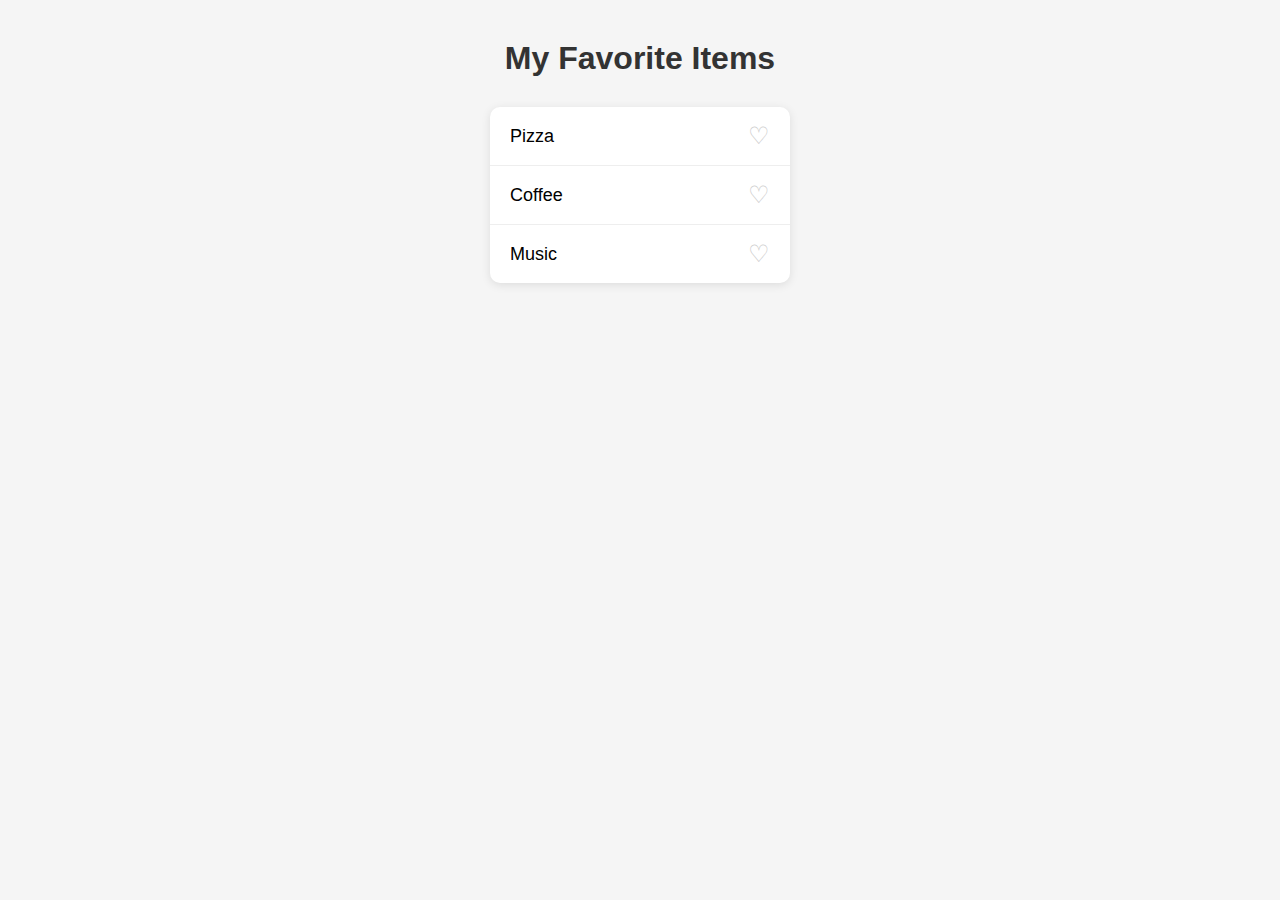
<file: DOM Assignment 1/index.html>
<!DOCTYPE html>
<html lang="en">
<head>
    <meta charset="UTF-8">
    <meta name="viewport" content="width=device-width, initial-scale=1.0">
    <title>Favorite Icon Toggler</title>
    <link rel="stylesheet" href="style.css">
</head>
<body>
    <h1>My Favorite Items</h1>
    
    <ul class="item-list">
        <li>
            Pizza
            <button class="favorite-icon">&#9825;</button>
        </li>
        <li>
            Coffee
            <button class="favorite-icon">&#9825;</button>
        </li>
        <li>
            Music
            <button class="favorite-icon">&#9825;</button>
        </li>
    </ul>

    <script src="script.js"></script>
</body>
</html>
</file>
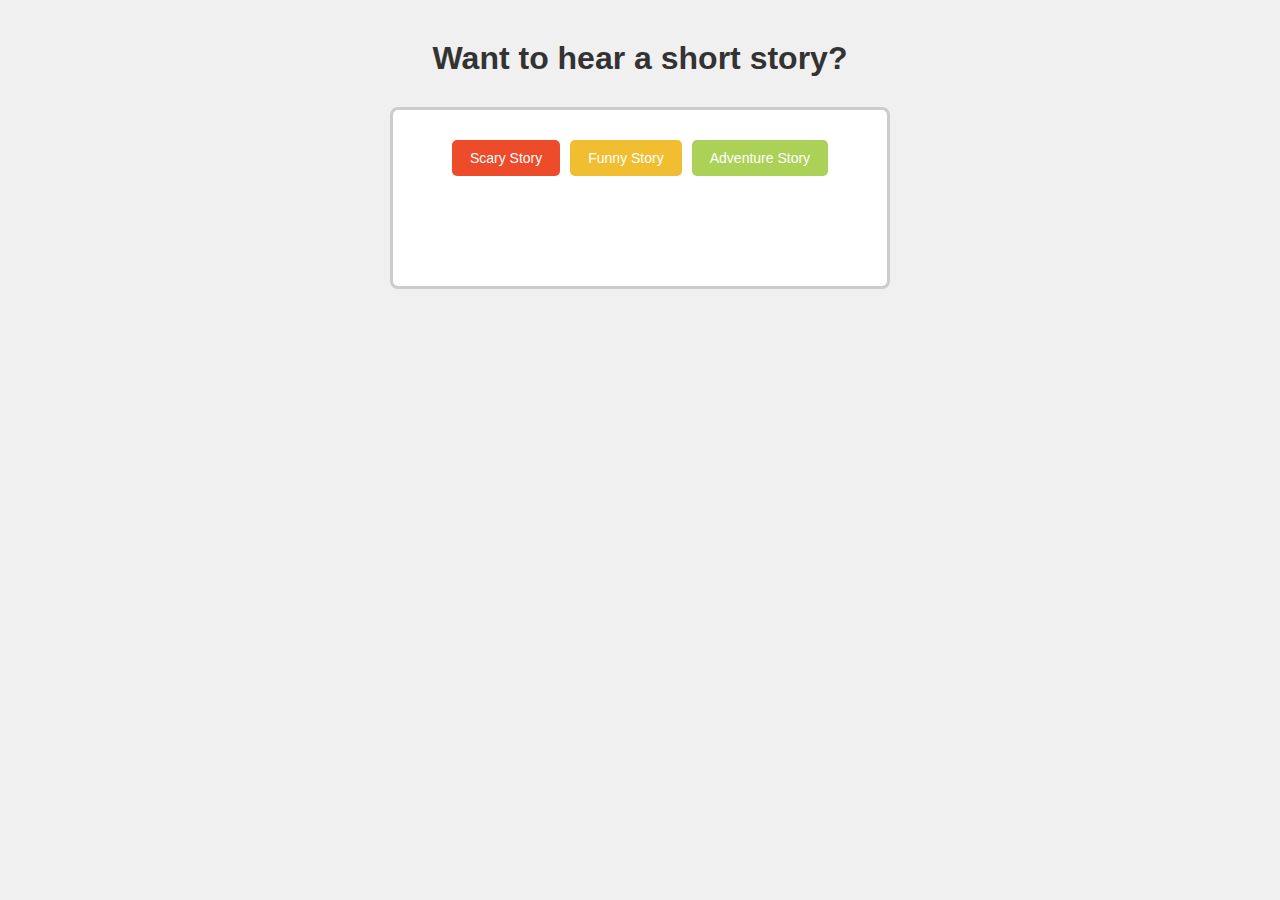
<file: DOM Assignment 2/index.html>
<!DOCTYPE html>
<html lang="en">
<head>
    <meta charset="UTF-8">
    <meta name="viewport" content="width=device-width, initial-scale=1.0">
    <title>Story Telling App</title>
    <link rel="stylesheet" href="style.css">
</head>
<body>
    <h1>Want to hear a short story?</h1>

    <main class="story-container">
        <div class="btn-container">
            <button class="btn" id="scary-btn">Scary Story</button>
            <button class="btn" id="funny-btn">Funny Story</button>
            <button class="btn" id="adventure-btn">Adventure Story</button>
        </div>
        <p id="result"></p>
    </main>

    <script src="script.js"></script>
</body>
</html>
</file>
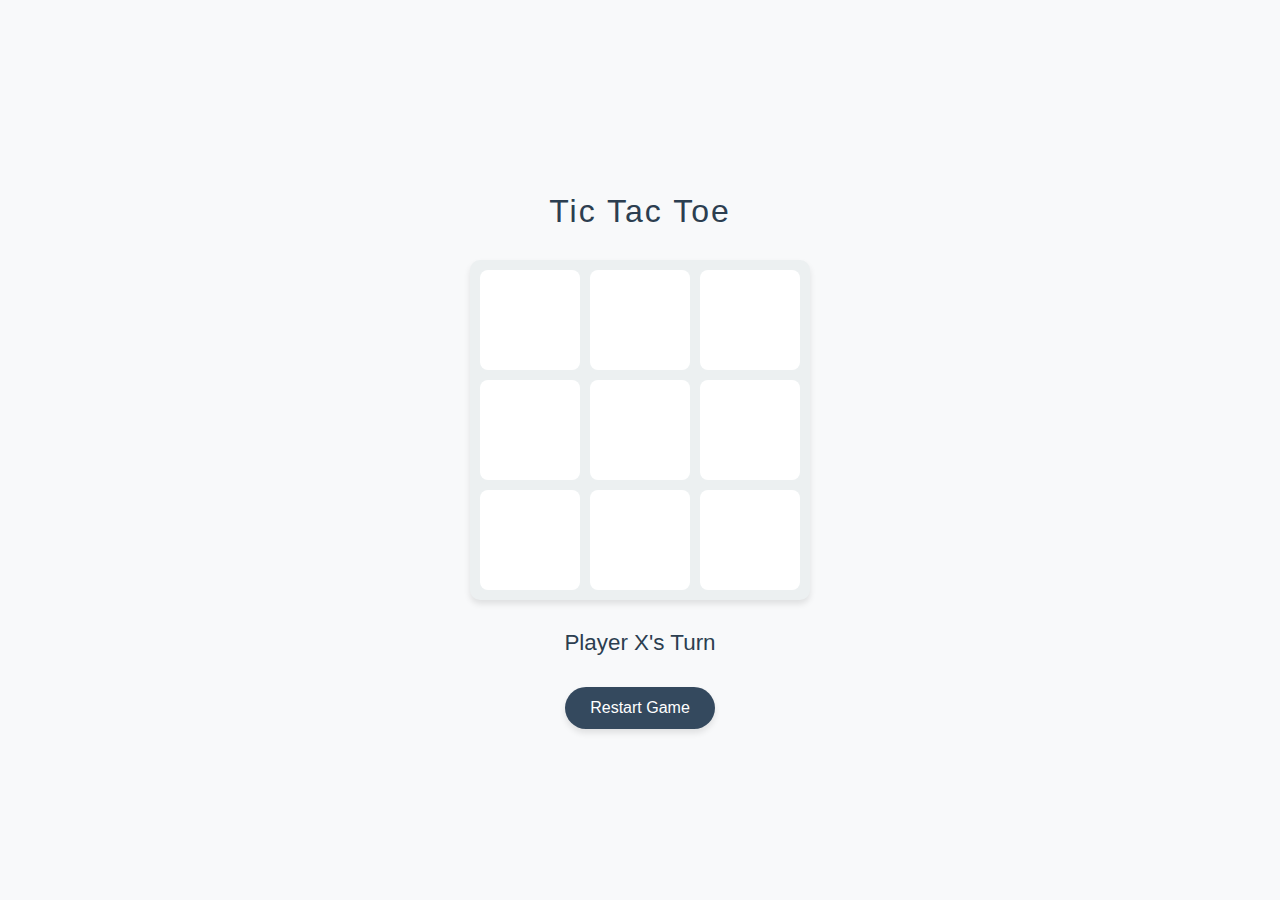
<file: Tic tac Game/index.html>
<!DOCTYPE html>
<html lang="en">
<head>
    <meta charset="UTF-8">
    <meta name="viewport" content="width=device-width, initial-scale=1.0">
    <title>Simple Tic Tac Toe</title>
    <style>
        :root {
            --primary-color: #3498db;
            --secondary-color: #e74c3c;
            --bg-color: #f8f9fa;
            --board-bg: #ecf0f1;
            --cell-bg: #ffffff;
            --text-color: #2c3e50;
            --shadow: 0 4px 6px rgba(0, 0, 0, 0.1);
        }

        body {
            font-family: 'Segoe UI', Tahoma, Geneva, Verdana, sans-serif;
            display: flex;
            flex-direction: column;
            align-items: center;
            justify-content: center;
            height: 100vh;
            margin: 0;
            background-color: var(--bg-color);
            color: var(--text-color);
        }

        h1 {
            margin-bottom: 30px;
            font-weight: 300;
            letter-spacing: 2px;
        }

        .game-board {
            display: grid;
            grid-template-columns: repeat(3, 100px);
            grid-template-rows: repeat(3, 100px);
            gap: 10px;
            background-color: var(--board-bg);
            padding: 10px;
            border-radius: 10px;
            box-shadow: var(--shadow);
        }

        .cell {
            width: 100px;
            height: 100px;
            background-color: var(--cell-bg);
            display: flex;
            align-items: center;
            justify-content: center;
            font-size: 2.5rem;
            cursor: pointer;
            border-radius: 8px;
            transition: all 0.2s ease;
        }

        .cell:hover {
            background-color: #f1f1f1;
            transform: scale(1.02);
        }

        /* Specific styles for X and O */
        .cell.x {
            color: var(--primary-color);
        }

        .cell.o {
            color: var(--secondary-color);
        }

        /* Highlight for winning cells */
        .cell.winner {
            background-color: #2ecc71;
            color: white;
            animation: pulse 1s infinite alternate;
        }

        @keyframes pulse {
            from { transform: scale(1); }
            to { transform: scale(1.05); }
        }

        .status {
            margin-top: 30px;
            font-size: 1.4rem;
            min-height: 2rem;
            transition: all 0.3s ease;
        }

        .reset-btn {
            margin-top: 25px;
            padding: 12px 25px;
            font-size: 1rem;
            cursor: pointer;
            background-color: #34495e;
            color: white;
            border: none;
            border-radius: 25px;
            box-shadow: var(--shadow);
            transition: background-color 0.2s, transform 0.1s;
        }

        .reset-btn:hover {
            background-color: #2c3e50;
            transform: translateY(-2px);
        }

        .reset-btn:active {
            transform: translateY(0);
        }
    </style>
</head>
<body>

    <h1>Tic Tac Toe</h1>

    <div class="game-board" id="board">
        <div class="cell" data-index="0"></div>
        <div class="cell" data-index="1"></div>
        <div class="cell" data-index="2"></div>
        <div class="cell" data-index="3"></div>
        <div class="cell" data-index="4"></div>
        <div class="cell" data-index="5"></div>
        <div class="cell" data-index="6"></div>
        <div class="cell" data-index="7"></div>
        <div class="cell" data-index="8"></div>
    </div>

    <div class="status" id="status">Player X's Turn</div>

    <button class="reset-btn" id="resetBtn">Restart Game</button>

    <script src="script.js"></script>
</body>
</html>
</file>
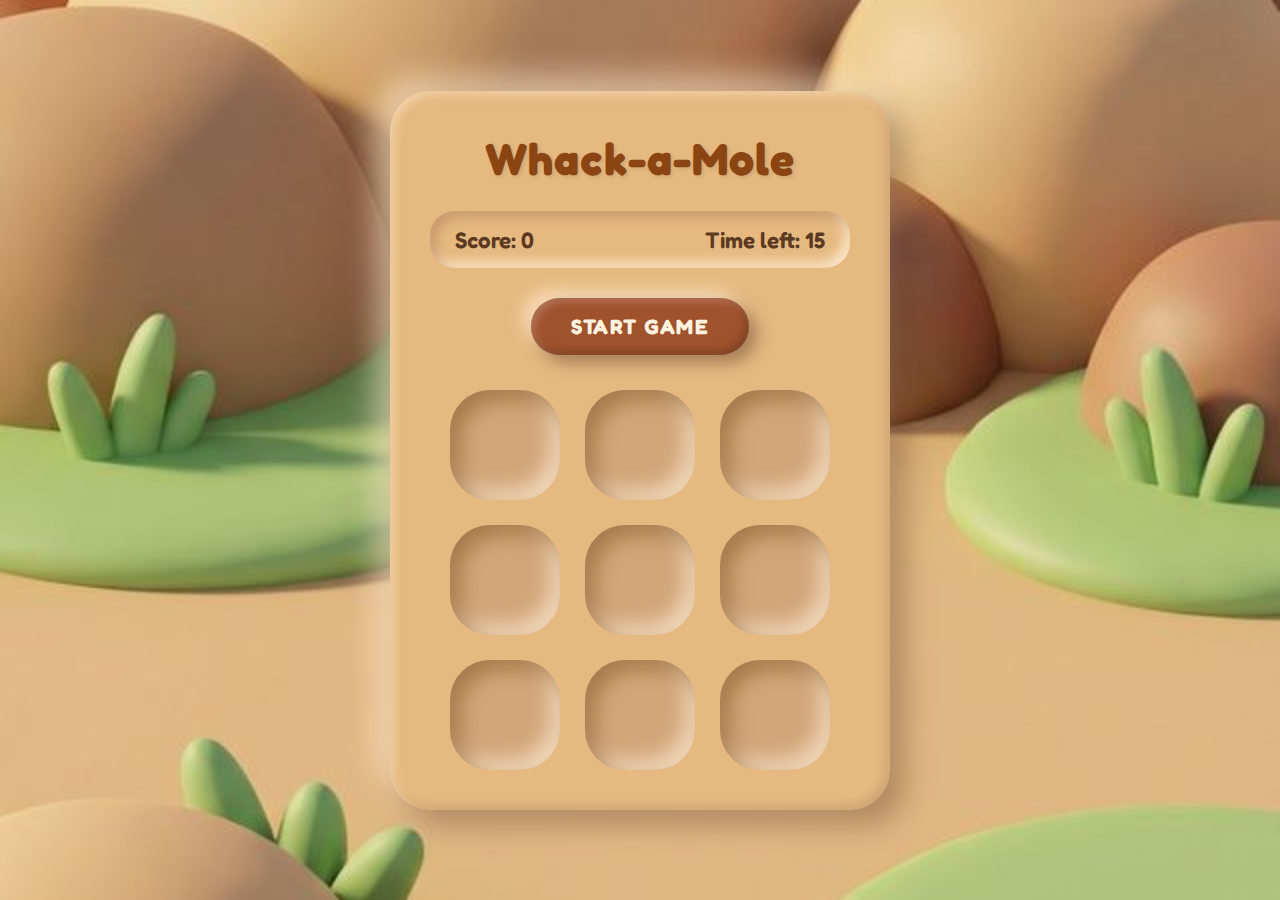
<file: Whack a mole Game/index.html>
<!DOCTYPE html>
<html lang="en">
<head>
    <meta charset="UTF-8">
    <meta name="viewport" content="width=device-width, initial-scale=1.0">
    <title>Whack-a-Mole</title>
    <link rel="stylesheet" href="style.css">
</head>
<body>
    <div class="container">
        <h1>Whack-a-Mole</h1>
        <div class="game-info">
            <div class="score-display">Score: <span id="score">0</span></div>
            <div class="time-display">Time left: <span id="time">15</span></div>
        </div>
        <button id="start-btn">Start Game</button>
        <div class="grid">
            <div class="hole" id="hole1"><div class="mole"><div class="mole-nose"></div></div></div>
            <div class="hole" id="hole2"><div class="mole"><div class="mole-nose"></div></div></div>
            <div class="hole" id="hole3"><div class="mole"><div class="mole-nose"></div></div></div>
            <div class="hole" id="hole4"><div class="mole"><div class="mole-nose"></div></div></div>
            <div class="hole" id="hole5"><div class="mole"><div class="mole-nose"></div></div></div>
            <div class="hole" id="hole6"><div class="mole"><div class="mole-nose"></div></div></div>
            <div class="hole" id="hole7"><div class="mole"><div class="mole-nose"></div></div></div>
            <div class="hole" id="hole8"><div class="mole"><div class="mole-nose"></div></div></div>
            <div class="hole" id="hole9"><div class="mole"><div class="mole-nose"></div></div></div>
        </div>

        <!-- Game Over Popup -->
        <div class="popup-overlay" id="popup">
            <div class="popup-content">
                <h2>Game Over!</h2>
                <p>Your Score: <span id="final-score">0</span></p>
                <button id="play-again-btn">Play Again</button>
            </div>
        </div>
    </div>
    <script src="script.js"></script>
</body>
</html>
</file>
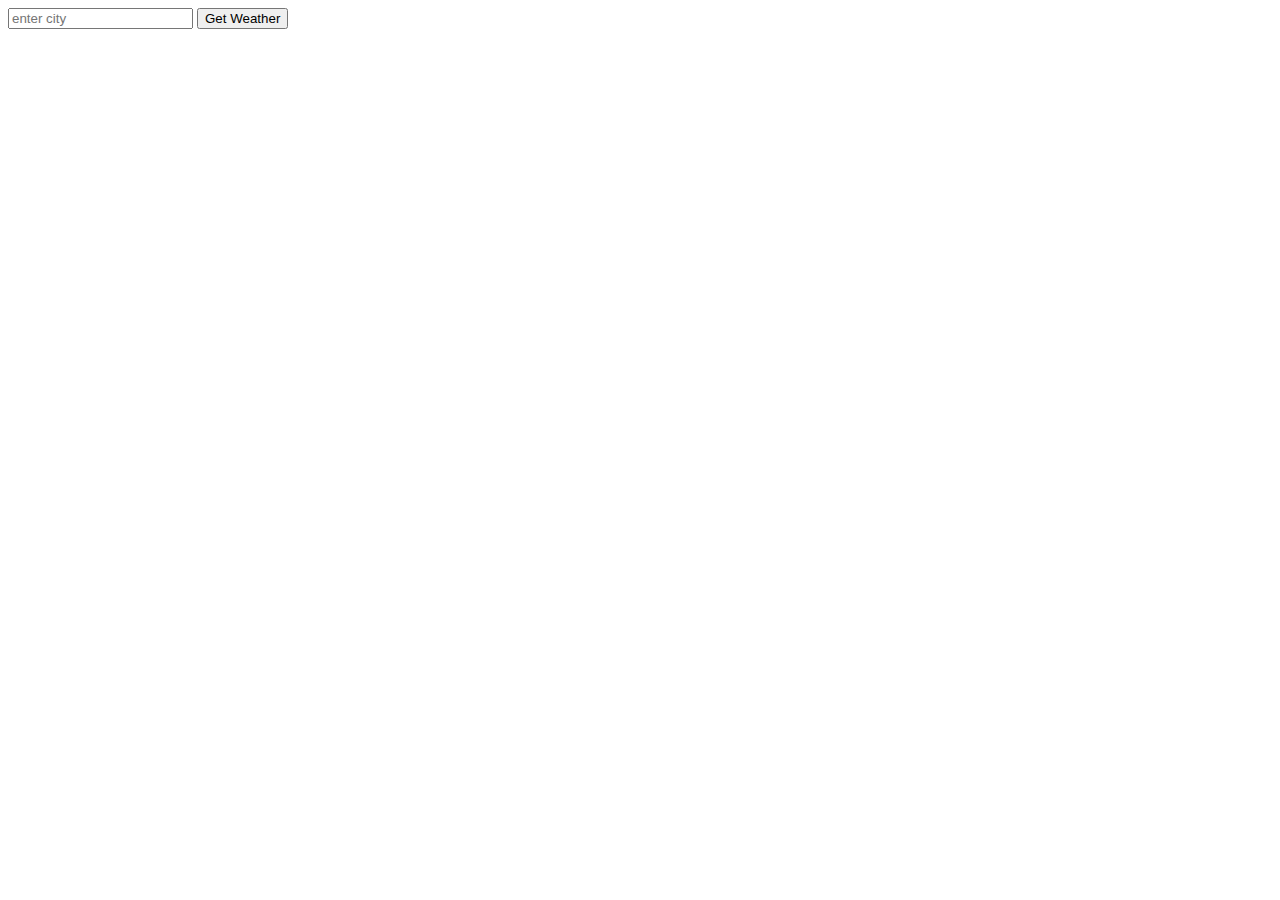
<file: Activity1/weather.html>
<!DOCTYPE html>
<html>
<head>
    <title>Weather App</title>
</head>
<body>
    <input type="text" id="cityinput" placeholder="enter city">
    <button onclick="getWeather()">Get Weather</button>
    <p id="result"></p>

    <script>
        async function getWeather() {
            const city = document.getElementById('cityinput').value;
            const result = document.getElementById('result');

            try {
                const geoUrl = `https://geocoding-api.open-meteo.com/v1/search?name=${city}`;
                const geoResponse = await fetch(geoUrl);
                const geoData = await geoResponse.json();

                if (!geoData.results || geoData.results.length === 0) {
                    result.textContent = 'City not found!';
                    return;
                }

               const {lat, lon, name: cityName, country } = geoData.results[0];

                const temp = weatherData.current.temperature_2m;
                result.innerHTML = `Current temperature in ${city}: ${temp}°C`;  
            } catch (error) {
                result.textContent = 'Error fetching weather!';
                console.error(error);
            }
        }
    </script>
</body>
</html>
</file>
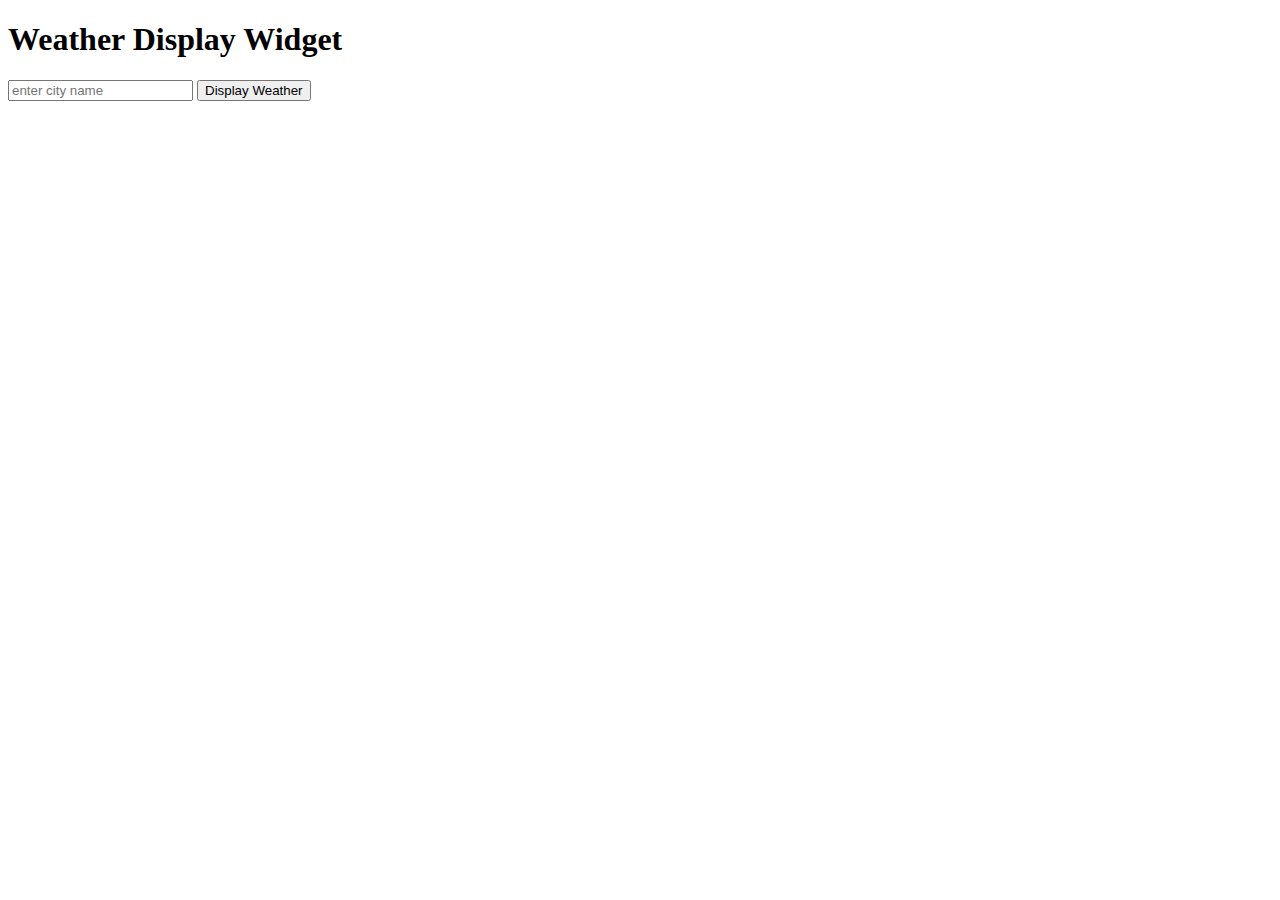
<file: Activity1/widget.html>
<!DOCTYPE html>
<html>
<head>
    <title>Weather Display Widget</title>
</head>
<body>
    <h1>Weather Display Widget</h1>
    
    <input type="text" id="city" placeholder="enter city name">
    <button onclick="displayWeather()">Display Weather</button>
    
    <div id="widget"></div>

    <script>
        async function displayWeather() {
            const city = document.getElementById('city').value;
            const widget = document.getElementById('widget');
            
            const geoResponse = await fetch('https://geocoding-api.open-meteo.com/v1/search?name=' + city);
            const geoData = await geoResponse.json();
            
            if (!geoData.results) {
                widget.innerHTML = 'City not found!';
                return;
            }
            
            const lat = geoData.results[0].latitude;
            const lon = geoData.results[0].longitude;
            const cityName = geoData.results[0].name;
            const country = geoData.results[0].country;
            
            const weatherResponse = await fetch('https://api.open-meteo.com/v1/forecast?latitude=' + lat + '&longitude=' + lon + '&current=temperature_2m,relative_humidity_2m,wind_speed_10m');
            const weatherData = await weatherResponse.json();
            
            const temp = weatherData.current.temperature_2m;
            const humidity = weatherData.current.relative_humidity_2m;
            const wind = weatherData.current.wind_speed_10m;
            
            // Widget style display
            widget.innerHTML = 
                '<table border="1">' +
                '<tr><th colspan="2">' + cityName + ', ' + country + '</th></tr>' +
                '<tr><td>Temperature</td><td>' + temp + '°C</td></tr>' +
                '<tr><td>Humidity</td><td>' + humidity + '%</td></tr>' +
                '<tr><td>Wind Speed</td><td>' + wind + ' km/h</td></tr>' +
                '</table>';
        }
    </script>
</body>
</html>
</file>
<file: DOM Assignment 1/style.css>
* {
  margin: 0;
  padding: 0;
  box-sizing: border-box;
}

body {
  font-family: Arial, sans-serif;
  background-color: #f5f5f5;
  padding: 40px;
}

h1 {
  text-align: center;
  margin-bottom: 30px;
  color: #333;
}

.item-list {
  list-style: none;
  max-width: 300px;
  margin: 0 auto;
  background: #fff;
  border-radius: 10px;
  box-shadow: 0 2px 10px rgba(0, 0, 0, 0.1);
  overflow: hidden;
}

.item-list li {
  display: flex;
  justify-content: space-between;
  align-items: center;
  padding: 15px 20px;
  border-bottom: 1px solid #eee;
  font-size: 18px;
}

.item-list li:last-child {
  border-bottom: none;
}

.favorite-icon {
  background: none;
  border: none;
  font-size: 24px;
  cursor: pointer;
  color: #ccc;
  transition:
    transform 0.2s,
    color 0.2s;
}

.favorite-icon:hover {
  transform: scale(1.2);
}

/* Filled class styles */
.filled {
  color: #e74c3c;
}
</file>
<file: DOM Assignment 2/style.css>
* {
    margin: 0;
    padding: 0;
    box-sizing: border-box;
}

body {
    font-family: Arial, sans-serif;
    background-color: #f0f0f0;
    padding: 40px;
    text-align: center;
}

h1 {
    color: #333;
    margin-bottom: 30px;
}

.story-container {
    max-width: 500px;
    margin: 0 auto;
    background: #fff;
    padding: 30px;
    border-radius: 8px;
    border: 3px solid #ccc;
    transition: border-color 0.3s;
}

.btn-container {
    display: flex;
    justify-content: center;
    gap: 10px;
    margin-bottom: 20px;
}

.btn {
    padding: 10px 18px;
    font-size: 14px;
    cursor: pointer;
    border: none;
    border-radius: 5px;
    color: #fff;
}

#scary-btn {
    background-color: #ee4b2b;
}

#funny-btn {
    background-color: #f1be32;
}

#adventure-btn {
    background-color: #acd157;
}

.btn:hover {
    opacity: 0.8;
}

#result {
    font-size: 16px;
    line-height: 1.6;
    color: #444;
    text-align: left;
    min-height: 60px;
}
</file>
<file: Whack a mole Game/style.css>
@import url('https://fonts.googleapis.com/css2?family=Fredoka:wght@400;600;700&display=swap');

* {
    box-sizing: border-box;
    margin: 0;
    padding: 0;
}

body {
    font-family: 'Fredoka', sans-serif;
    background-color: #d4a373; /* Fallback color */
    background-image: url('bg.png');
    background-size: cover;
    background-position: center;
    background-repeat: no-repeat;
    min-height: 100vh;
    display: flex;
    justify-content: center;
    align-items: center;
    color: #4a3b32; /* Deep brown text */
    overflow: hidden;
}

.container {
    background-color: #e6b981; /* Lighter wood base */
    padding: 40px;
    border-radius: 40px;
    /* Claymorphism shadows adapted for wood tones */
    box-shadow: 
        15px 15px 30px rgba(105, 68, 46, 0.4),
        -15px -15px 30px rgba(255, 235, 205, 0.6),
        inset 4px 4px 10px rgba(255, 235, 205, 0.5),
        inset -4px -4px 10px rgba(105, 68, 46, 0.2);
    text-align: center;
    max-width: 500px;
    width: 100%;
}

h1 {
    font-size: 2.8rem;
    margin-bottom: 25px;
    color: #8b4513; /* Saddle brown header */
    font-weight: 700;
    letter-spacing: 1px;
    text-shadow: 2px 2px 4px rgba(0,0,0,0.1);
}

.game-info {
    display: flex;
    justify-content: space-between;
    font-size: 1.4rem;
    font-weight: 600;
    margin-bottom: 30px;
    background-color: #e6b981;
    padding: 15px 25px;
    border-radius: 25px;
    box-shadow: 
        inset 6px 6px 12px rgba(160, 105, 75, 0.4),
        inset -6px -6px 12px rgba(255, 240, 215, 0.8);
    color: #5c3a21;
}

#start-btn, #play-again-btn {
    background-color: #a0522d; /* Sienna wood color for button */
    border: none;
    padding: 16px 40px;
    font-size: 1.3rem;
    font-weight: 700;
    color: #fff3e0;
    border-radius: 30px;
    cursor: pointer;
    transition: all 0.2s ease;
    margin-bottom: 35px;
    font-family: inherit;
    text-transform: uppercase;
    letter-spacing: 1.5px;
    box-shadow: 
        8px 8px 16px rgba(105, 68, 46, 0.5),
        -8px -8px 16px rgba(255, 235, 205, 0.7),
        inset 4px 4px 8px rgba(255, 255, 255, 0.2),
        inset -4px -4px 8px rgba(0, 0, 0, 0.2);
}

#start-btn:hover, #play-again-btn:hover {
    transform: translateY(-2px);
    box-shadow: 
        10px 10px 20px rgba(105, 68, 46, 0.5),
        -10px -10px 20px rgba(255, 235, 205, 0.7),
        inset 5px 5px 10px rgba(255, 255, 255, 0.3),
        inset -5px -5px 10px rgba(0, 0, 0, 0.2);
}

#start-btn:active, #play-again-btn:active {
    transform: translateY(2px);
    box-shadow: 
        3px 3px 6px rgba(105, 68, 46, 0.5),
        -3px -3px 6px rgba(255, 235, 205, 0.7),
        inset 4px 4px 8px rgba(0, 0, 0, 0.2),
        inset -4px -4px 8px rgba(255, 255, 255, 0.3);
}

#start-btn:disabled {
    background-color: #c4a484;
    cursor: not-allowed;
    transform: none;
    color: #8b7355;
    box-shadow: 
        inset 6px 6px 12px rgba(139, 115, 85, 0.3),
        inset -6px -6px 12px rgba(255, 245, 230, 0.5);
}

.grid {
    display: grid;
    grid-template-columns: repeat(3, 1fr);
    gap: 25px;
    margin: 0 auto;
    width: fit-content;
}

.hole {
    width: 110px;
    height: 110px;
    background-color: #d2a679; /* Hole background */
    border-radius: 40px; 
    position: relative;
    overflow: hidden;
    box-shadow: 
        inset 10px 10px 20px rgba(139, 90, 43, 0.6),
        inset -10px -10px 20px rgba(255, 240, 215, 0.7);
}

.mole {
    width: 86px;
    height: 86px;
    background-color: #5c3a21; /* Dark chocolate brown mole */
    border-radius: 35px 35px 15px 15px; 
    position: absolute;
    bottom: -90px;
    left: 12px;
    transition: bottom 0.3s ease-out;
    cursor: pointer;
    /* 3D clay look for the mole */
    box-shadow: 
        inset 6px 6px 12px rgba(255, 255, 255, 0.3),
        inset -6px -6px 12px rgba(0, 0, 0, 0.2),
        4px 4px 8px rgba(0, 0, 0, 0.15);
}

/* Eyes */
.mole::before, .mole::after {
    content: '';
    position: absolute;
    width: 12px;
    height: 12px;
    background-color: #2d3748;
    border-radius: 50%;
    top: 26px;
    box-shadow: inset 2px 2px 4px rgba(0,0,0,0.6);
}

.mole::before {
    left: 20px;
}

.mole::after {
    right: 20px;
}

/* Nose */
.mole-nose {
    position: absolute;
    width: 20px;
    height: 14px;
    background-color: #ff8787;
    border-radius: 50%;
    top: 42px;
    left: 33px;
    box-shadow: 
        inset 2px 2px 5px rgba(255, 255, 255, 0.6),
        inset -2px -2px 5px rgba(0, 0, 0, 0.2);
}

.mole.up {
    bottom: 5px;
    transition: bottom 0.6s cubic-bezier(0.34, 1.56, 0.64, 1); /* Bouncy clay effect */
}

/* Popup Styles */
.popup-overlay {
    position: fixed;
    top: 0;
    left: 0;
    width: 100%;
    height: 100%;
    background-color: rgba(62, 39, 35, 0.6);
    display: flex;
    justify-content: center;
    align-items: center;
    z-index: 1000;
    opacity: 0;
    pointer-events: none;
    transition: opacity 0.3s ease;
}

.popup-overlay.show {
    opacity: 1;
    pointer-events: auto;
}

.popup-content {
    background-color: #e6b981;
    padding: 40px 60px;
    border-radius: 30px;
    text-align: center;
    box-shadow: 
        15px 15px 30px rgba(105, 68, 46, 0.5),
        -15px -15px 30px rgba(255, 235, 205, 0.7),
        inset 4px 4px 10px rgba(255, 235, 205, 0.5),
        inset -4px -4px 10px rgba(105, 68, 46, 0.2);
    transform: scale(0.8);
    transition: transform 0.3s cubic-bezier(0.34, 1.56, 0.64, 1);
}

.popup-overlay.show .popup-content {
    transform: scale(1);
}

.popup-content h2 {
    color: #8b4513;
    font-size: 2.5rem;
    margin-bottom: 10px;
}

.popup-content p {
    font-size: 1.5rem;
    color: #5c3a21;
    font-weight: 600;
    margin-bottom: 30px;
}
</file>
